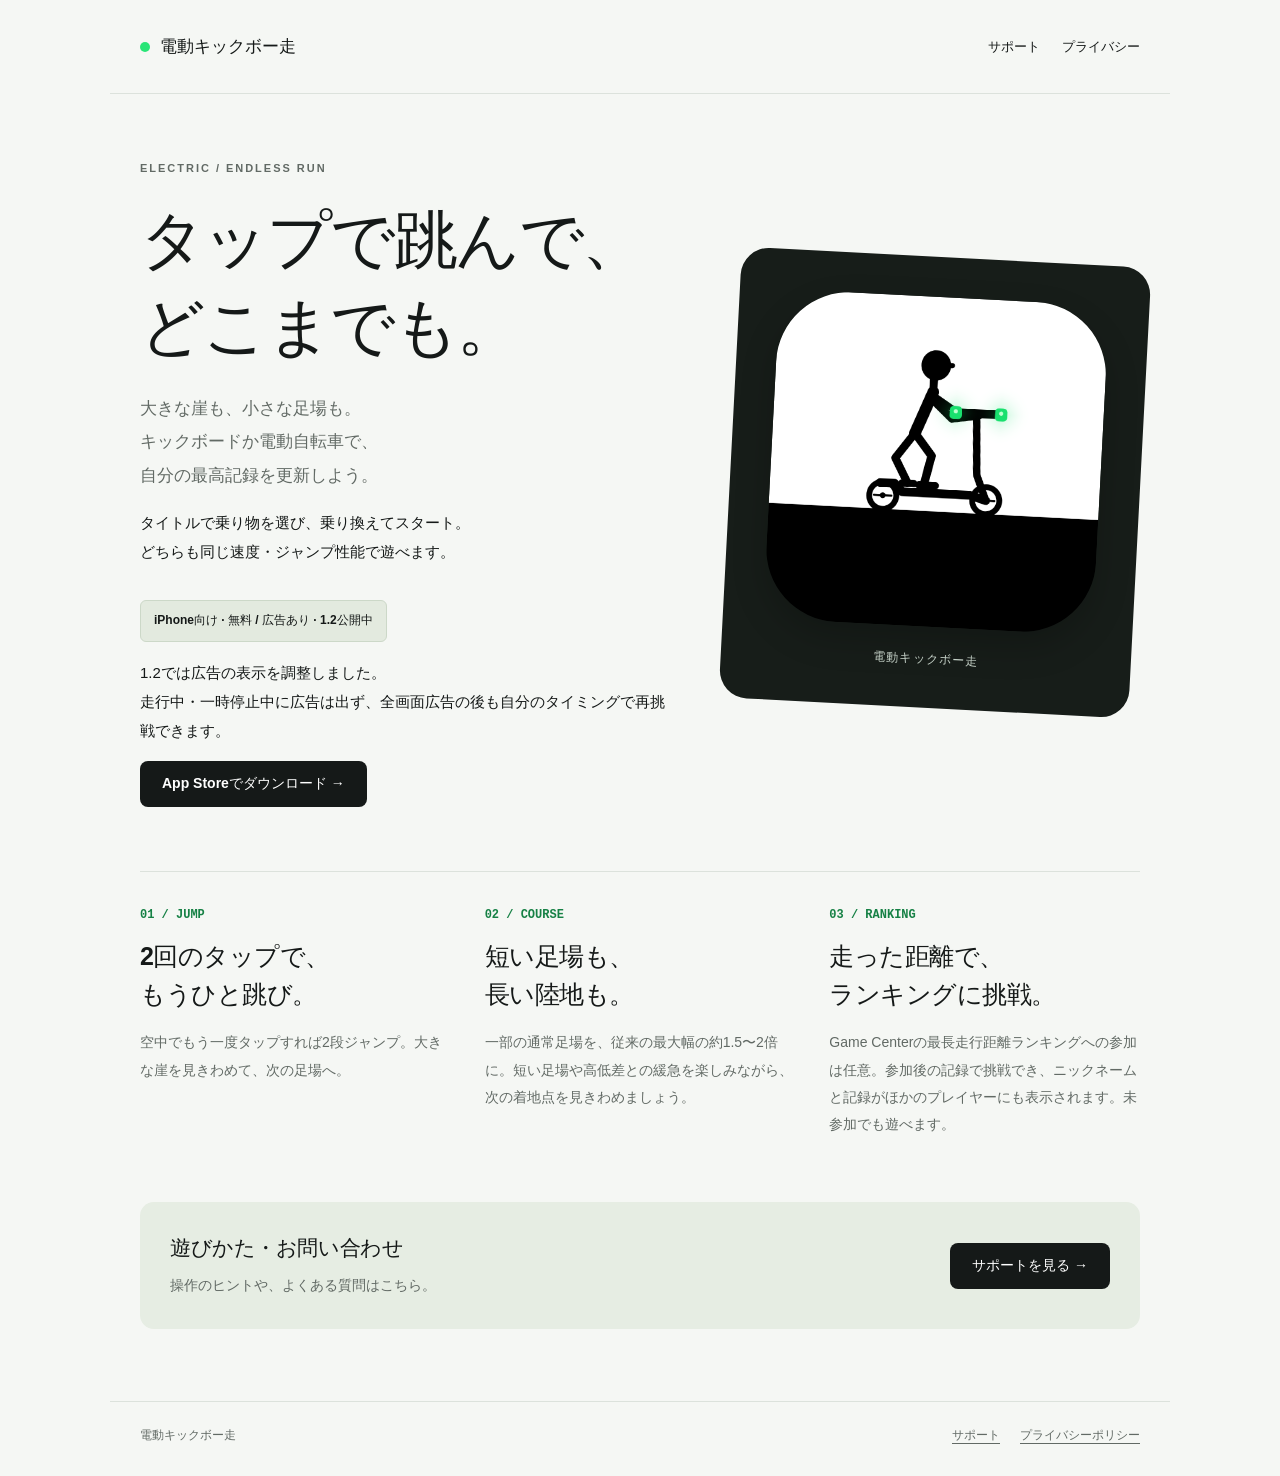
<file: index.html>
<!doctype html>
<html lang="ja">
<head><meta charset="utf-8"><meta name="viewport" content="width=device-width,initial-scale=1"><title>電動キックボー走 — タップで跳んで、どこまでも。</title><meta name="description" content="キックボードか電動自転車を選び、2段ジャンプで崖を越えるiPhone向けランゲーム。任意でGame Centerの距離ランキングにも挑戦できます。"><link rel="stylesheet" href="style.css"><link rel="icon" href="icon.png"></head>
<body>
<header><a class="brand" href="./">電動キックボー走</a><nav aria-label="メイン"><a href="support.html">サポート</a><a href="privacy.html">プライバシー</a></nav></header>
<main>
  <section class="hero">
    <div><p class="eyebrow">Electric / Endless run</p><h1>タップで跳んで、<br>どこまでも。</h1><p class="lead">大きな崖も、小さな足場も。<br>キックボードか電動自転車で、<br>自分の最高記録を更新しよう。</p><p>タイトルで乗り物を選び、乗り換えてスタート。<br>どちらも同じ速度・ジャンプ性能で遊べます。</p><p><span class="tag">iPhone向け · 無料 / 広告あり · 1.2公開中</span></p><p>1.2では広告の表示を調整しました。<br>走行中・一時停止中に広告は出ず、全画面広告の後も自分のタイミングで再挑戦できます。</p><a class="button" href="https://apps.apple.com/jp/app/id6823893072">App Storeでダウンロード →</a></div>
    <figure class="art"><img src="icon.png" width="1024" height="1024" alt="緑のライトが光る電動キックボードのアプリアイコン"><figcaption>電動キックボー走</figcaption></figure>
  </section>
  <section class="steps" aria-label="ゲームの特徴">
    <div><span class="number">01 / JUMP</span><h2>2回のタップで、<br>もうひと跳び。</h2><p>空中でもう一度タップすれば2段ジャンプ。大きな崖を見きわめて、次の足場へ。</p></div>
    <div><span class="number">02 / COURSE</span><h2>短い足場も、<br>長い陸地も。</h2><p>一部の通常足場を、従来の最大幅の約1.5〜2倍に。短い足場や高低差との緩急を楽しみながら、次の着地点を見きわめましょう。</p></div>
    <div><span class="number">03 / RANKING</span><h2>走った距離で、<br>ランキングに挑戦。</h2><p>Game Centerの最長走行距離ランキングへの参加は任意。参加後の記録で挑戦でき、ニックネームと記録がほかのプレイヤーにも表示されます。未参加でも遊べます。</p></div>
  </section>
  <section class="support-strip"><div><h2>遊びかた・お問い合わせ</h2><p>操作のヒントや、よくある質問はこちら。</p></div><a class="button" href="support.html">サポートを見る →</a></section>
</main>
<footer><span>電動キックボー走</span><div><a href="support.html">サポート</a><a href="privacy.html">プライバシーポリシー</a></div></footer>
</body></html>
</file>
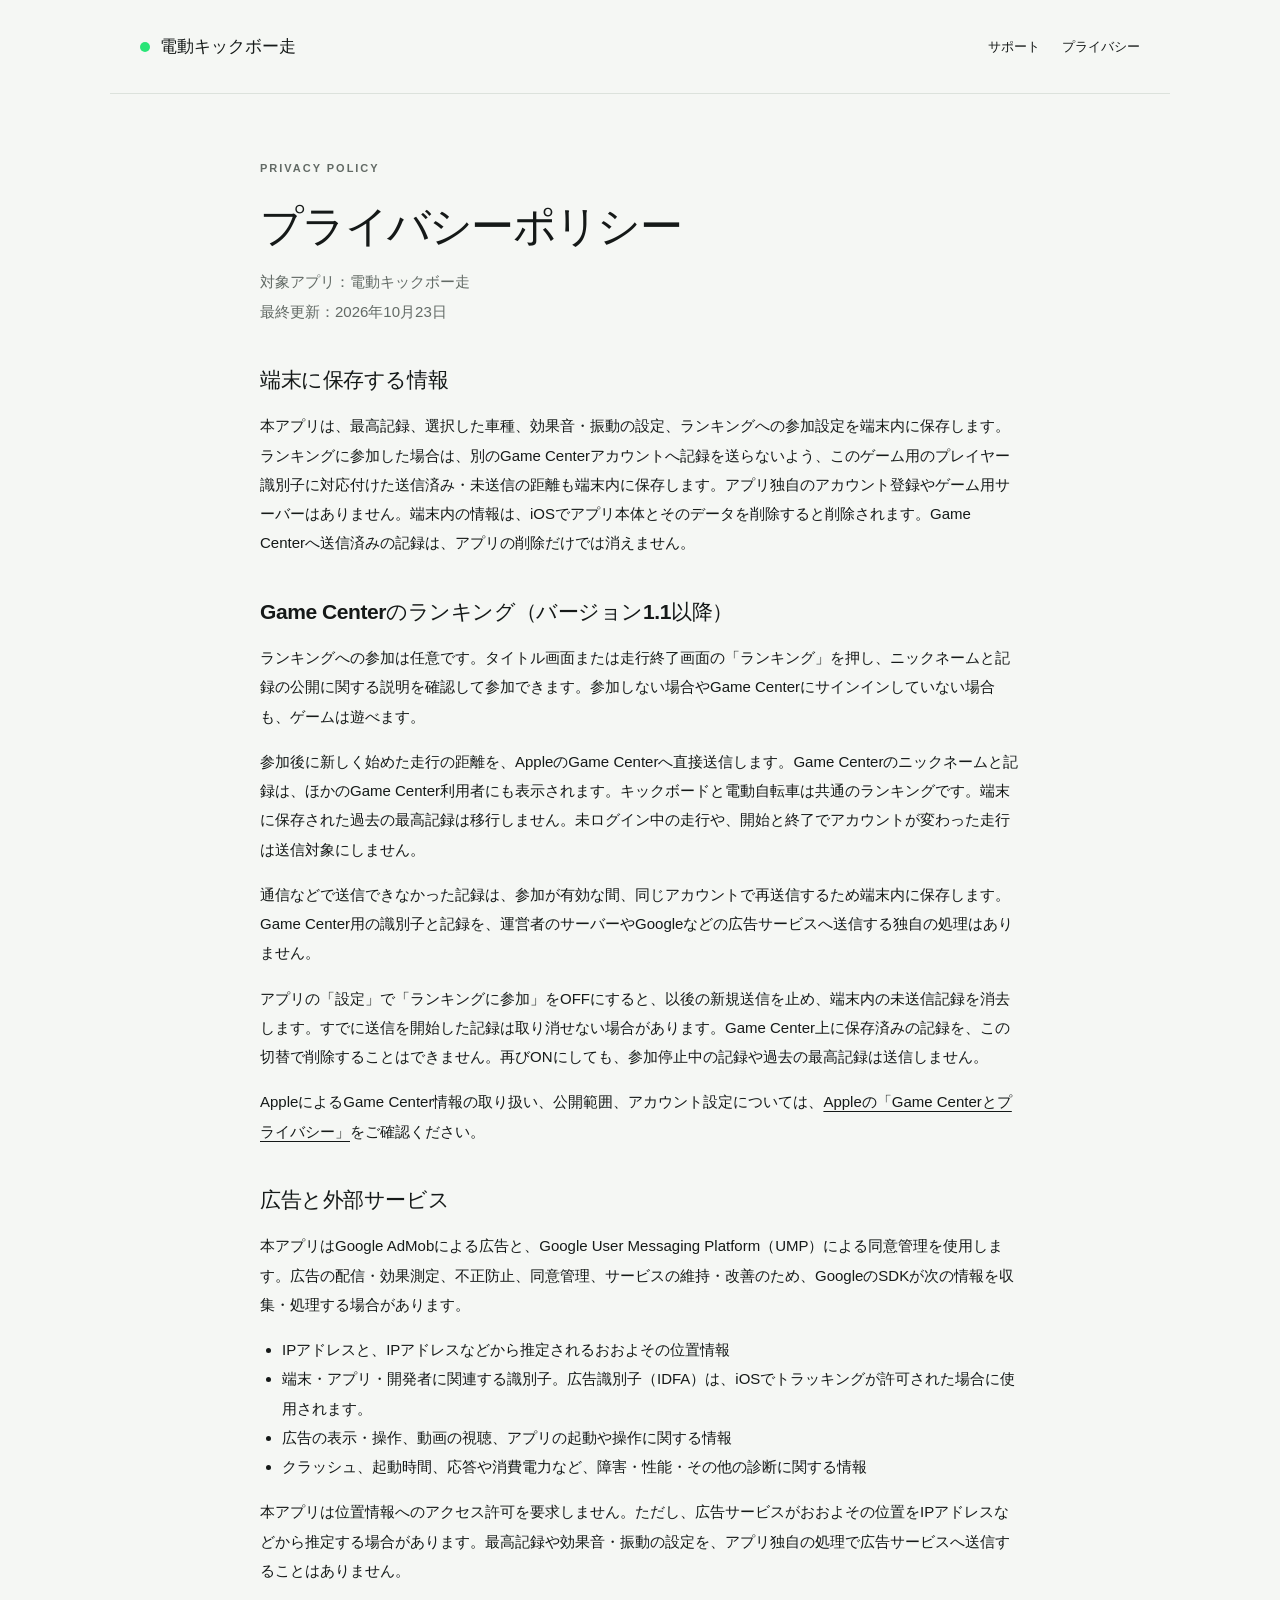
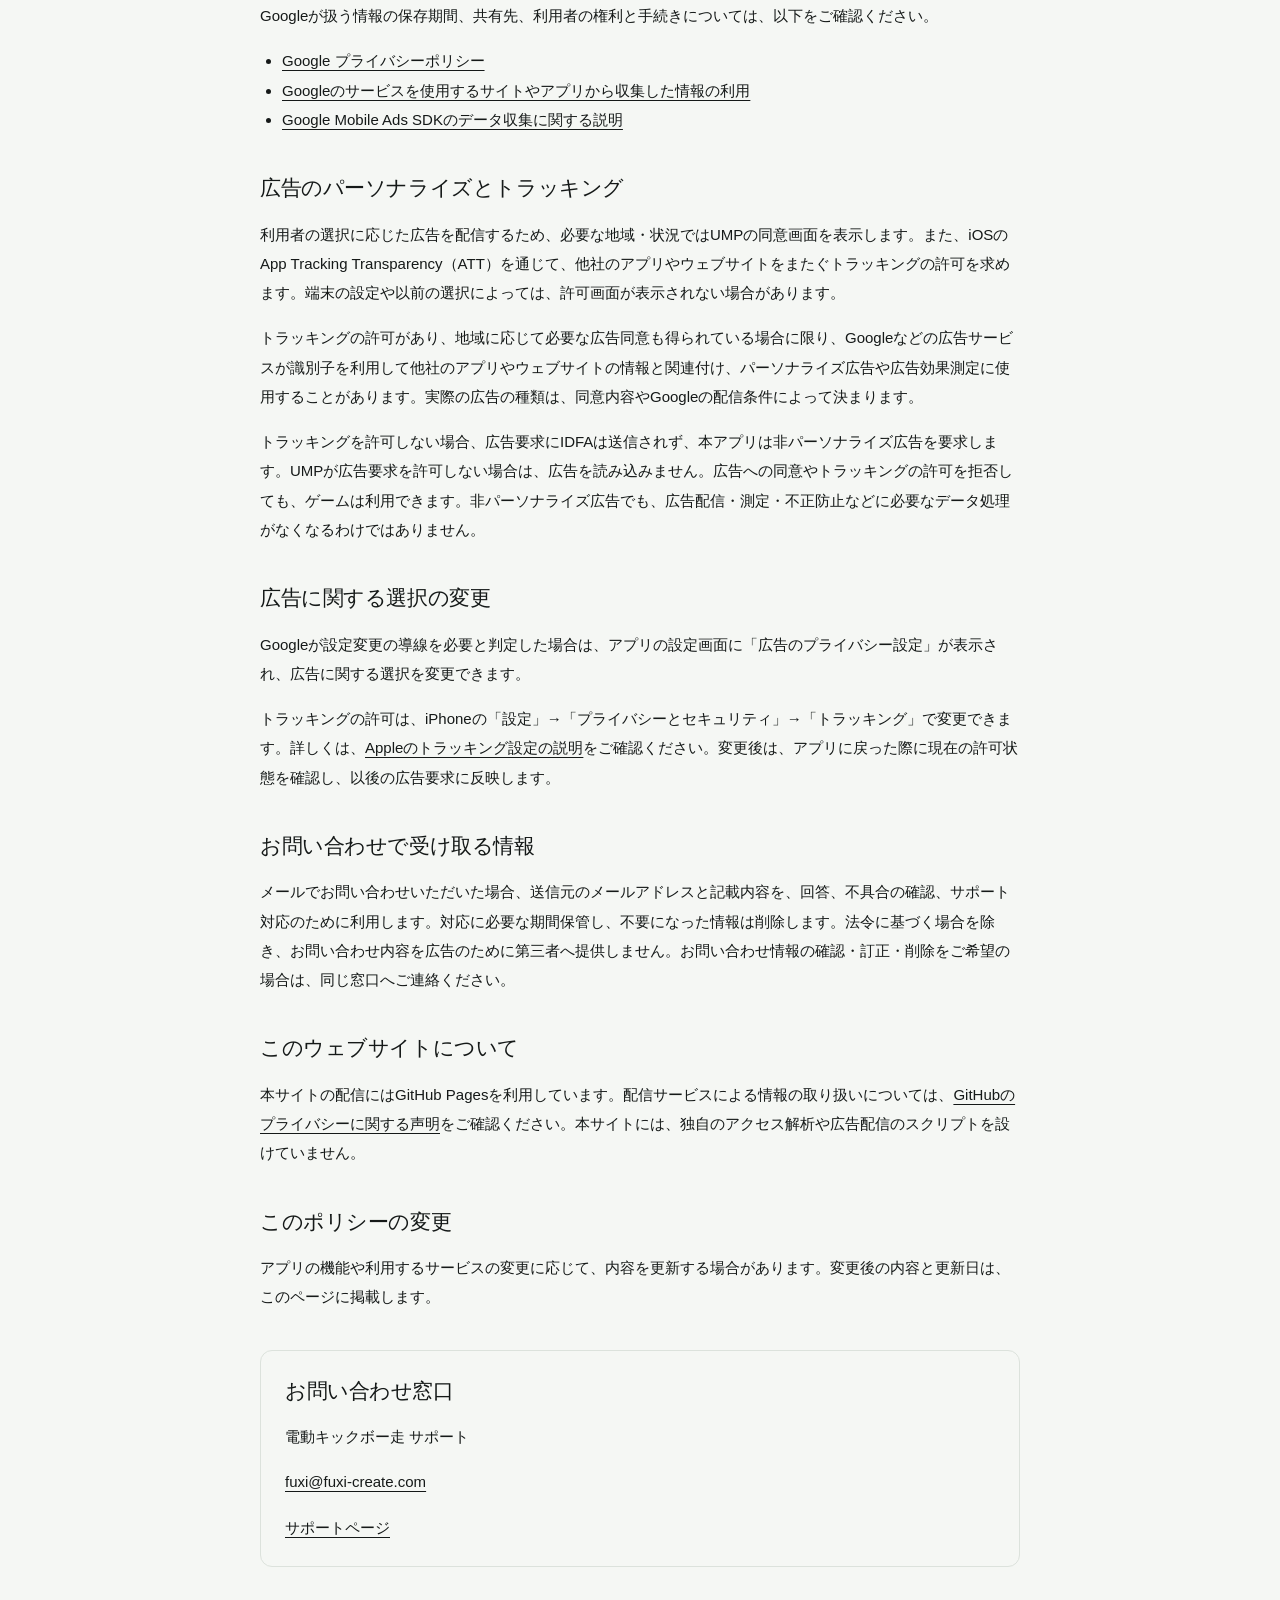
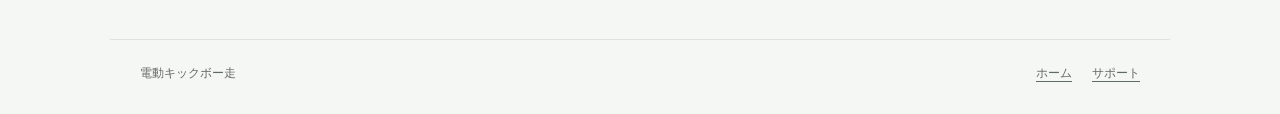
<file: privacy.html>
<!doctype html>
<html lang="ja">
<head><meta charset="utf-8"><meta name="viewport" content="width=device-width,initial-scale=1"><title>プライバシーポリシー | 電動キックボー走</title><meta name="description" content="電動キックボー走のデータ保存、広告サービスとお問い合わせに関するプライバシーポリシー。"><link rel="stylesheet" href="style.css"><link rel="icon" href="icon.png"></head>
<body>
<header><a class="brand" href="./">電動キックボー走</a><nav aria-label="メイン"><a href="support.html">サポート</a><a href="privacy.html" aria-current="page">プライバシー</a></nav></header>
<main class="document"><p class="eyebrow">Privacy policy</p><h1>プライバシーポリシー</h1><p class="muted">対象アプリ：電動キックボー走<br>最終更新：2026年10月23日</p>
  <section><h2>端末に保存する情報</h2><p>本アプリは、最高記録、選択した車種、効果音・振動の設定、ランキングへの参加設定を端末内に保存します。ランキングに参加した場合は、別のGame Centerアカウントへ記録を送らないよう、このゲーム用のプレイヤー識別子に対応付けた送信済み・未送信の距離も端末内に保存します。アプリ独自のアカウント登録やゲーム用サーバーはありません。端末内の情報は、iOSでアプリ本体とそのデータを削除すると削除されます。Game Centerへ送信済みの記録は、アプリの削除だけでは消えません。</p></section>
  <section><h2>Game Centerのランキング（バージョン1.1以降）</h2>
    <p>ランキングへの参加は任意です。タイトル画面または走行終了画面の「ランキング」を押し、ニックネームと記録の公開に関する説明を確認して参加できます。参加しない場合やGame Centerにサインインしていない場合も、ゲームは遊べます。</p>
    <p>参加後に新しく始めた走行の距離を、AppleのGame Centerへ直接送信します。Game Centerのニックネームと記録は、ほかのGame Center利用者にも表示されます。キックボードと電動自転車は共通のランキングです。端末に保存された過去の最高記録は移行しません。未ログイン中の走行や、開始と終了でアカウントが変わった走行は送信対象にしません。</p>
    <p>通信などで送信できなかった記録は、参加が有効な間、同じアカウントで再送信するため端末内に保存します。Game Center用の識別子と記録を、運営者のサーバーやGoogleなどの広告サービスへ送信する独自の処理はありません。</p>
    <p>アプリの「設定」で「ランキングに参加」をOFFにすると、以後の新規送信を止め、端末内の未送信記録を消去します。すでに送信を開始した記録は取り消せない場合があります。Game Center上に保存済みの記録を、この切替で削除することはできません。再びONにしても、参加停止中の記録や過去の最高記録は送信しません。</p>
    <p>AppleによるGame Center情報の取り扱い、公開範囲、アカウント設定については、<a href="https://www.apple.com/legal/privacy/data/ja/game-center/">Appleの「Game Centerとプライバシー」</a>をご確認ください。</p>
  </section>
  <section><h2>広告と外部サービス</h2>
    <p>本アプリはGoogle AdMobによる広告と、Google User Messaging Platform（UMP）による同意管理を使用します。広告の配信・効果測定、不正防止、同意管理、サービスの維持・改善のため、GoogleのSDKが次の情報を収集・処理する場合があります。</p>
    <ul><li>IPアドレスと、IPアドレスなどから推定されるおおよその位置情報</li><li>端末・アプリ・開発者に関連する識別子。広告識別子（IDFA）は、iOSでトラッキングが許可された場合に使用されます。</li><li>広告の表示・操作、動画の視聴、アプリの起動や操作に関する情報</li><li>クラッシュ、起動時間、応答や消費電力など、障害・性能・その他の診断に関する情報</li></ul>
    <p>本アプリは位置情報へのアクセス許可を要求しません。ただし、広告サービスがおおよその位置をIPアドレスなどから推定する場合があります。最高記録や効果音・振動の設定を、アプリ独自の処理で広告サービスへ送信することはありません。</p>
    <p>Googleが扱う情報の保存期間、共有先、利用者の権利と手続きについては、以下をご確認ください。</p><ul><li><a href="https://policies.google.com/privacy?hl=ja">Google プライバシーポリシー</a></li><li><a href="https://policies.google.com/technologies/partner-sites?hl=ja">Googleのサービスを使用するサイトやアプリから収集した情報の利用</a></li><li><a href="https://developers.google.com/admob/ios/privacy/data-disclosure?hl=ja">Google Mobile Ads SDKのデータ収集に関する説明</a></li></ul>
  </section>
  <section><h2>広告のパーソナライズとトラッキング</h2>
    <p>利用者の選択に応じた広告を配信するため、必要な地域・状況ではUMPの同意画面を表示します。また、iOSのApp Tracking Transparency（ATT）を通じて、他社のアプリやウェブサイトをまたぐトラッキングの許可を求めます。端末の設定や以前の選択によっては、許可画面が表示されない場合があります。</p>
    <p>トラッキングの許可があり、地域に応じて必要な広告同意も得られている場合に限り、Googleなどの広告サービスが識別子を利用して他社のアプリやウェブサイトの情報と関連付け、パーソナライズ広告や広告効果測定に使用することがあります。実際の広告の種類は、同意内容やGoogleの配信条件によって決まります。</p>
    <p>トラッキングを許可しない場合、広告要求にIDFAは送信されず、本アプリは非パーソナライズ広告を要求します。UMPが広告要求を許可しない場合は、広告を読み込みません。広告への同意やトラッキングの許可を拒否しても、ゲームは利用できます。非パーソナライズ広告でも、広告配信・測定・不正防止などに必要なデータ処理がなくなるわけではありません。</p>
  </section>
  <section><h2>広告に関する選択の変更</h2>
    <p>Googleが設定変更の導線を必要と判定した場合は、アプリの設定画面に「広告のプライバシー設定」が表示され、広告に関する選択を変更できます。</p>
    <p>トラッキングの許可は、iPhoneの「設定」→「プライバシーとセキュリティ」→「トラッキング」で変更できます。詳しくは、<a href="https://support.apple.com/ja-jp/102420">Appleのトラッキング設定の説明</a>をご確認ください。変更後は、アプリに戻った際に現在の許可状態を確認し、以後の広告要求に反映します。</p>
  </section>
  <section><h2>お問い合わせで受け取る情報</h2><p>メールでお問い合わせいただいた場合、送信元のメールアドレスと記載内容を、回答、不具合の確認、サポート対応のために利用します。対応に必要な期間保管し、不要になった情報は削除します。法令に基づく場合を除き、お問い合わせ内容を広告のために第三者へ提供しません。お問い合わせ情報の確認・訂正・削除をご希望の場合は、同じ窓口へご連絡ください。</p></section>
  <section><h2>このウェブサイトについて</h2><p>本サイトの配信にはGitHub Pagesを利用しています。配信サービスによる情報の取り扱いについては、<a href="https://docs.github.com/ja/site-policy/privacy-policies/github-general-privacy-statement">GitHubのプライバシーに関する声明</a>をご確認ください。本サイトには、独自のアクセス解析や広告配信のスクリプトを設けていません。</p></section>
  <section><h2>このポリシーの変更</h2><p>アプリの機能や利用するサービスの変更に応じて、内容を更新する場合があります。変更後の内容と更新日は、このページに掲載します。</p></section>
  <section class="contact"><h2>お問い合わせ窓口</h2><p>電動キックボー走 サポート</p><p><a href="mailto:fuxi@fuxi-create.com?subject=%E9%9B%BB%E5%8B%95%E3%82%AD%E3%83%83%E3%82%AF%E3%83%9C%E3%83%BC%E8%B5%B0%E3%81%AB%E3%81%A4%E3%81%84%E3%81%A6">fuxi@fuxi-create.com</a></p><p><a href="support.html">サポートページ</a></p></section>
</main>
<footer><span>電動キックボー走</span><div><a href="./">ホーム</a><a href="support.html">サポート</a></div></footer>
</body></html>
</file>
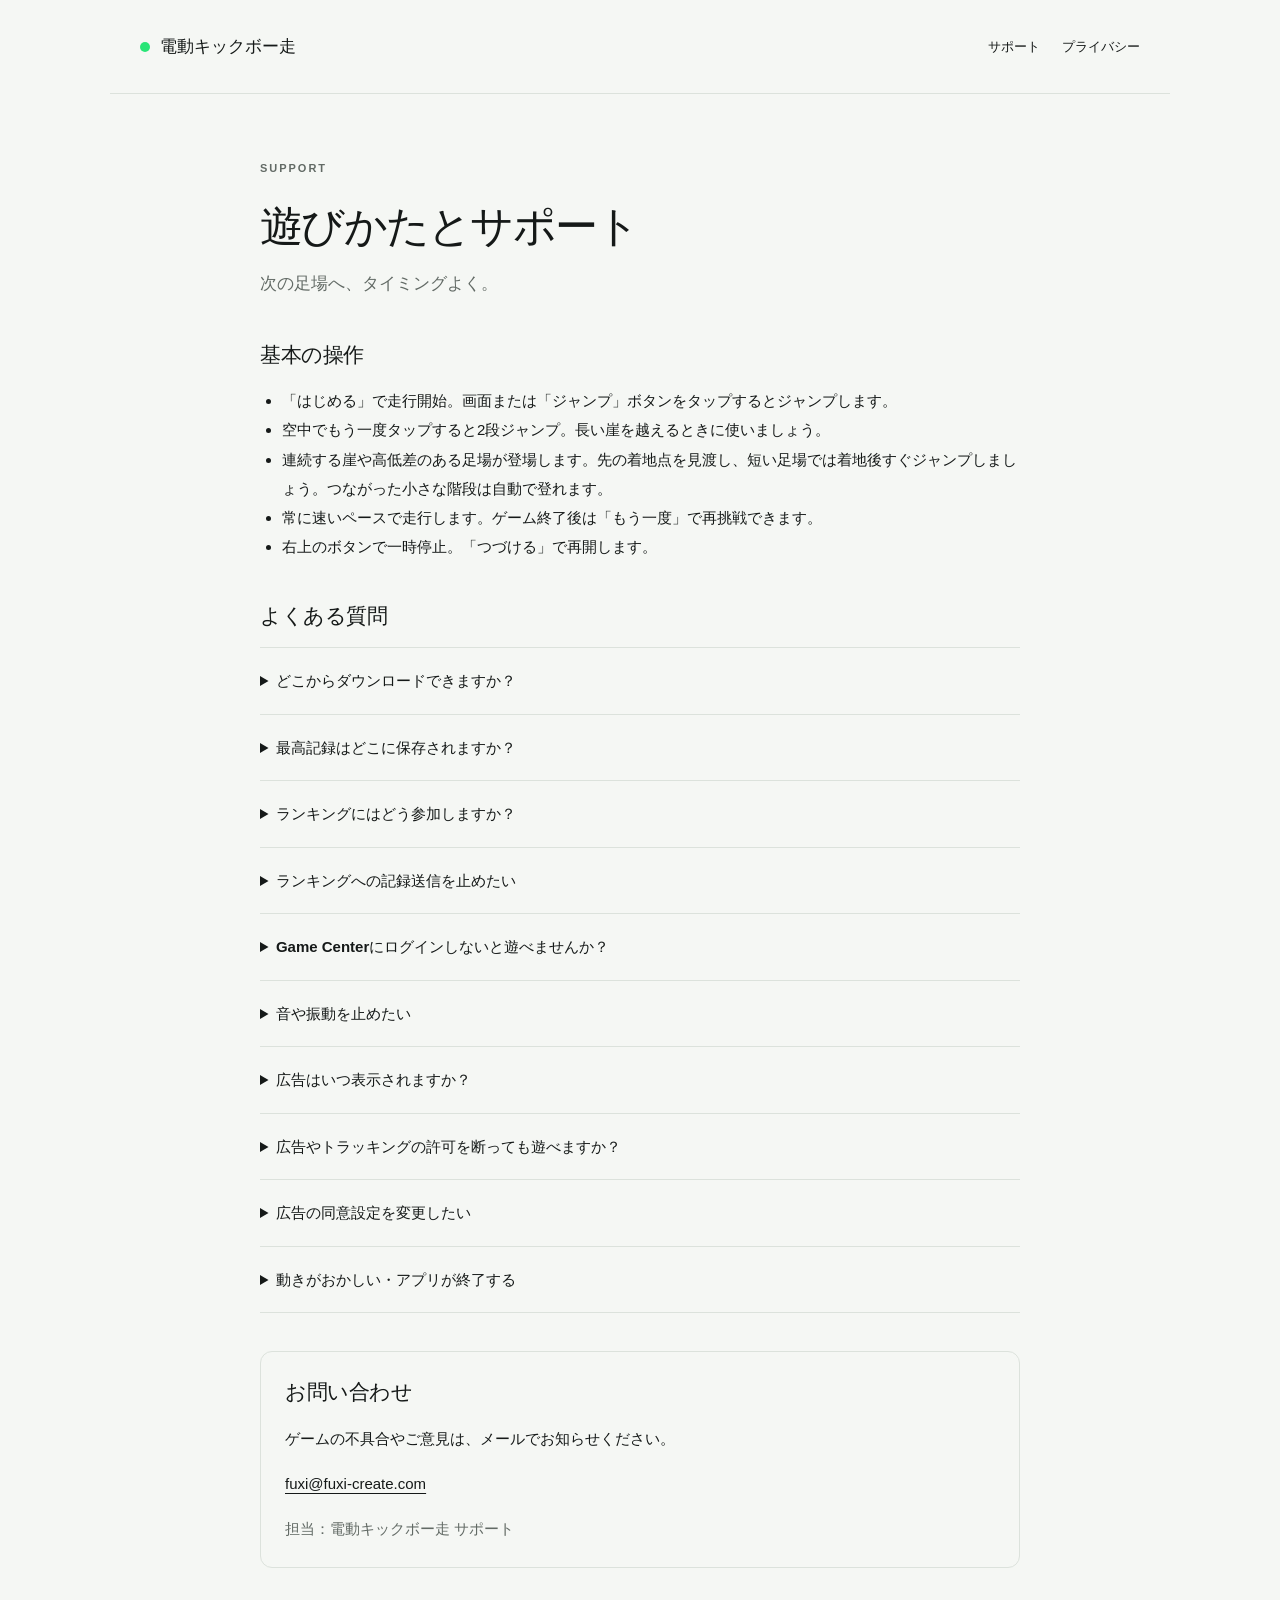
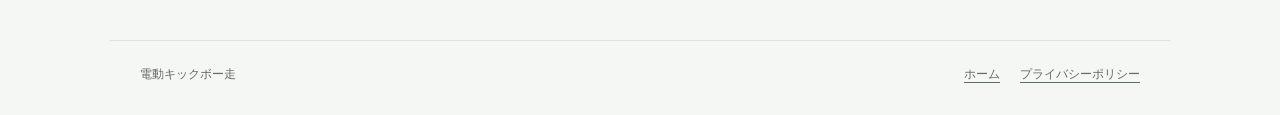
<file: support.html>
<!doctype html>
<html lang="ja">
<head><meta charset="utf-8"><meta name="viewport" content="width=device-width,initial-scale=1"><title>サポート | 電動キックボー走</title><meta name="description" content="電動キックボー走の遊びかた、よくある質問とお問い合わせ。"><link rel="stylesheet" href="style.css"><link rel="icon" href="icon.png"></head>
<body>
<header><a class="brand" href="./">電動キックボー走</a><nav aria-label="メイン"><a href="support.html" aria-current="page">サポート</a><a href="privacy.html">プライバシー</a></nav></header>
<main class="document"><p class="eyebrow">Support</p><h1>遊びかたとサポート</h1><p class="lead">次の足場へ、タイミングよく。</p>
  <section><h2>基本の操作</h2><ul><li>「はじめる」で走行開始。画面または「ジャンプ」ボタンをタップするとジャンプします。</li><li>空中でもう一度タップすると2段ジャンプ。長い崖を越えるときに使いましょう。</li><li>連続する崖や高低差のある足場が登場します。先の着地点を見渡し、短い足場では着地後すぐジャンプしましょう。つながった小さな階段は自動で登れます。</li><li>常に速いペースで走行します。ゲーム終了後は「もう一度」で再挑戦できます。</li><li>右上のボタンで一時停止。「つづける」で再開します。</li></ul></section>
  <section><h2>よくある質問</h2>
    <details><summary>どこからダウンロードできますか？</summary><p>iPhone向けに<a href="https://apps.apple.com/jp/app/id6823893072">App Storeで公開中</a>です。無料で遊べます（広告あり）。</p></details>
    <details><summary>最高記録はどこに保存されますか？</summary><p>画面に表示する最高記録は遊んだ端末内に保存され、アプリ独自のクラウド同期は行いません。バージョン1.1以降では、任意でGame Centerのランキングに参加できます。参加後の新しい走行記録が対象で、端末内の過去の最高記録はランキングへ移行しません。車種を変えても最高記録とランキングは共通です。</p></details>
    <details><summary>ランキングにはどう参加しますか？</summary><p>バージョン1.1以降で、タイトル画面か走行終了画面の「ランキング」を押し、説明を確認して参加します。Game Centerにサインインすると、ニックネームと走行記録がほかのプレイヤーにも表示されます。設定画面の「ランキングに参加」からも参加を選べます。</p></details>
    <details><summary>ランキングへの記録送信を止めたい</summary><p>アプリの「設定」→「ランキングに参加」をOFFにしてください。以後の新規送信を止め、端末内の未送信記録を消去します。すでに送信を開始した記録は取り消せない場合があり、Game Center上の記録はこの操作では削除されません。再参加しても、停止中の記録や過去の最高記録は送りません。詳しくは<a href="privacy.html">プライバシーポリシー</a>をご確認ください。</p></details>
    <details><summary>Game Centerにログインしないと遊べませんか？</summary><p>ログインしなくても遊べます。ランキングの表示と記録送信にはGame Centerへのサインインと通信が必要です。未ログイン中の記録は、後からサインインしても送りません。開始と終了でアカウントが変わった走行も送りません。サインインした同じアカウントの記録が通信エラーで送れなかった場合は、参加が有効な間に再送信します。</p></details>
    <details><summary>音や振動を止めたい</summary><p>タイトル画面右上の「設定」から、効果音と振動をそれぞれ切り替えられます。</p></details>
    <details><summary>広告はいつ表示されますか？</summary><p>条件を満たすと、走行終了後に「もう一度」を押した際に全画面広告を表示します。広告が読み込めない場合は、そのまま次の走行を始めます。</p><p>バージョン1.2以降は、スタート画面と走行終了画面の上部にバナー広告を表示します。走行中・一時停止中には広告を表示しません。全画面広告を閉じた後は走行終了画面に戻るので、もう一度「もう一度」を押すと次の走行が始まります。</p></details>
    <details><summary>広告やトラッキングの許可を断っても遊べますか？</summary><p>はい。広告への同意やトラッキングの許可を拒否しても、ゲームは利用できます。選択内容に応じて非パーソナライズ広告などが表示される場合があります。広告を読み込めない場合は、そのまま次の走行を始めます。</p></details>
    <details><summary>広告の同意設定を変更したい</summary><p>広告サービスが設定変更を必要と判定した場合、アプリの設定画面に「広告のプライバシー設定」が表示されます。そこから選択内容を変更できます。トラッキングの許可は、iPhoneの「設定」→「プライバシーとセキュリティ」→「トラッキング」で変更できます。詳しくは<a href="privacy.html">プライバシーポリシー</a>をご確認ください。</p></details>
    <details><summary>動きがおかしい・アプリが終了する</summary><p>アプリを開き直しても続く場合は、iPhoneの機種、iOSのバージョン、発生した画面と操作を添えてご連絡ください。パスワードやお支払い情報は送らないでください。</p></details>
  </section>
  <section class="contact"><h2>お問い合わせ</h2><p>ゲームの不具合やご意見は、メールでお知らせください。</p><p><a href="mailto:fuxi@fuxi-create.com?subject=%E9%9B%BB%E5%8B%95%E3%82%AD%E3%83%83%E3%82%AF%E3%83%9C%E3%83%BC%E8%B5%B0%E3%81%AB%E3%81%A4%E3%81%84%E3%81%A6">fuxi@fuxi-create.com</a></p><p class="muted">担当：電動キックボー走 サポート</p></section>
</main>
<footer><span>電動キックボー走</span><div><a href="./">ホーム</a><a href="privacy.html">プライバシーポリシー</a></div></footer>
</body></html>
</file>
<file: style.css>
:root{font-family:-apple-system,BlinkMacSystemFont,"Hiragino Kaku Gothic ProN","Noto Sans JP",sans-serif;color:#151918;background:#f5f7f4;font-synthesis:none;--green:#29e577;--muted:#626a65;--line:#dce2dc}*{box-sizing:border-box}body{margin:0}a{color:inherit;text-underline-offset:4px}a:hover{color:#087c38}a:focus-visible,summary:focus-visible{outline:3px solid #058640;outline-offset:5px}header,main,footer{max-width:1060px;margin:auto;padding-left:30px;padding-right:30px}header{display:flex;align-items:center;justify-content:space-between;gap:24px;min-height:94px;border-bottom:1px solid var(--line)}.brand{font-size:17px;font-weight:800;text-decoration:none;white-space:nowrap}.brand::before{content:"";display:inline-block;width:10px;height:10px;border-radius:50%;background:var(--green);margin-right:10px}nav{display:flex;gap:22px;font-size:13px}nav a{text-decoration:none}main{padding-top:64px;padding-bottom:72px}.hero{display:grid;grid-template-columns:1.3fr 1fr;gap:56px;align-items:center;padding-bottom:64px}.eyebrow{font-size:11px;font-weight:700;letter-spacing:.18em;color:var(--muted);text-transform:uppercase}h1{font-size:clamp(38px,5.7vw,64px);letter-spacing:-.04em;line-height:1.35;margin:18px 0 22px}h2{font-size:25px;line-height:1.5;margin:0 0 16px;letter-spacing:-.02em}h3{font-size:17px;line-height:1.6;margin:0 0 12px}p,li{font-size:15px;line-height:1.95}p{margin:0 0 16px}.lead{font-size:17px;color:var(--muted);max-width:34em}.tag{display:inline-block;background:#e3eadf;border:1px solid #ccd8c8;border-radius:6px;padding:8px 13px;margin-top:18px;font-size:12px;font-weight:700}.art{margin:0;padding:40px;background:#171d19;border-radius:28px;transform:rotate(3deg)}.art img{display:block;width:100%;height:auto;border-radius:22%;box-shadow:0 15px 35px #0003}.art figcaption{margin:24px 0 0;color:#c6d2c8;text-align:center;font-size:12px;letter-spacing:.1em}.steps{display:grid;grid-template-columns:repeat(3,1fr);gap:34px;border-top:1px solid var(--line);padding:36px 0 48px}.number{font:700 12px ui-monospace,monospace;color:#168145;display:block;margin-bottom:16px}.steps p{color:var(--muted);font-size:14px}.support-strip{display:flex;align-items:center;justify-content:space-between;gap:30px;border-radius:14px;background:#e6ede3;padding:30px}.support-strip h2{font-size:21px;margin:0 0 8px}.support-strip p{font-size:14px;margin:0;color:var(--muted)}.button{display:inline-block;background:#151918;color:white;border-radius:8px;padding:14px 22px;text-decoration:none;font-size:14px;font-weight:700;white-space:nowrap}.button:hover{background:#267443;color:white}.document{max-width:820px}.document h1{font-size:clamp(30px,5vw,43px);margin-bottom:12px}.document section{margin-top:38px}.document h2{font-size:21px}.document ul{padding-left:22px}.muted{color:var(--muted)}.contact{border:1px solid var(--line);border-radius:12px;padding:24px;margin-top:28px}.contact p:last-child{margin-bottom:0}.contact a{word-break:break-all}.draft{padding:12px 16px;background:#fff4d9;border:1px solid #e8d49b;border-radius:8px;font-size:13px;margin-top:24px}.draft[hidden]{display:none}details{border-top:1px solid var(--line);padding:20px 0}details:last-of-type{border-bottom:1px solid var(--line)}summary{font-size:15px;font-weight:700;cursor:pointer;line-height:1.7}details p{padding:16px 0 0;margin:0;font-size:14px;color:var(--muted)}footer{border-top:1px solid var(--line);padding-top:25px;padding-bottom:32px;display:flex;justify-content:space-between;gap:20px;color:var(--muted);font-size:12px}footer div{display:flex;gap:20px}@media(max-width:680px){.hero h1{font-size:32px}header,main,footer{padding-left:22px;padding-right:22px}header{align-items:flex-start;flex-direction:column;justify-content:center;gap:15px;padding-top:22px;padding-bottom:22px}.hero{grid-template-columns:1fr;gap:34px;padding-bottom:42px}main{padding-top:36px}.art{max-width:300px;width:80%;margin:0 auto;padding:28px}.steps{grid-template-columns:1fr;gap:22px;padding:28px 0}.steps p{margin-bottom:0}.number{margin-bottom:7px}.support-strip{align-items:flex-start;flex-direction:column;padding:24px;gap:20px}footer{flex-direction:column;gap:14px}nav{gap:20px}.document section{margin-top:30px}}
</file>
